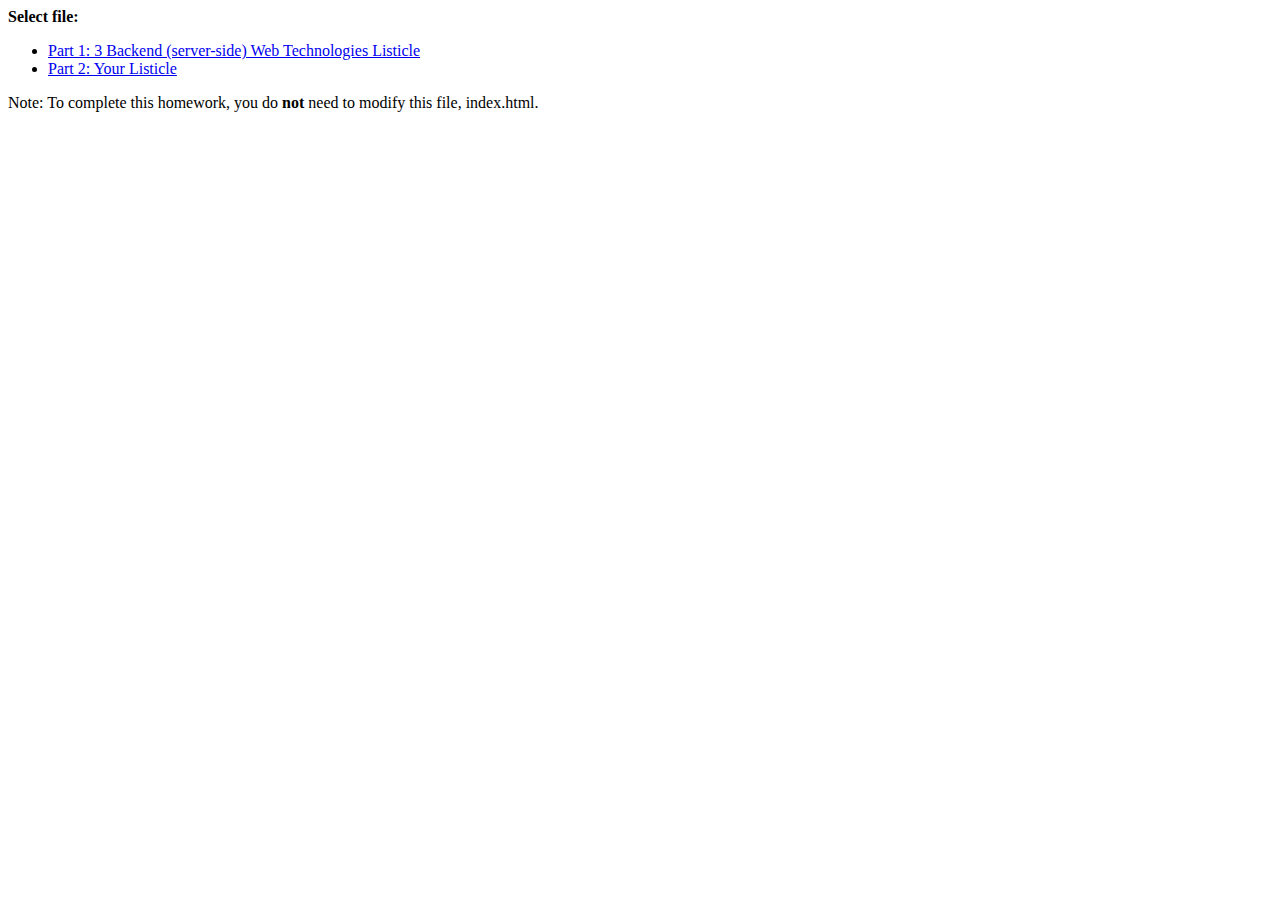
<file: index.html>
<!DOCTYPE html>
<html>
  <head>
    <meta charset="utf-8">
    <title>EPL344: Homework 3</title>
  </head>
  <body>
    <strong>Select file:</strong>
    <ul>
      <li><a href="listicle.html">Part 1: 3 Backend (server-side) Web Technologies Listicle</a></li>
      <li><a href="my-list.html">Part 2: Your Listicle</a></li>
    </ul>
    <p>
      Note: To complete this homework, you do <strong>not</strong> need to modify this file, index.html.
    </p>
  </body>
</html>
</file>
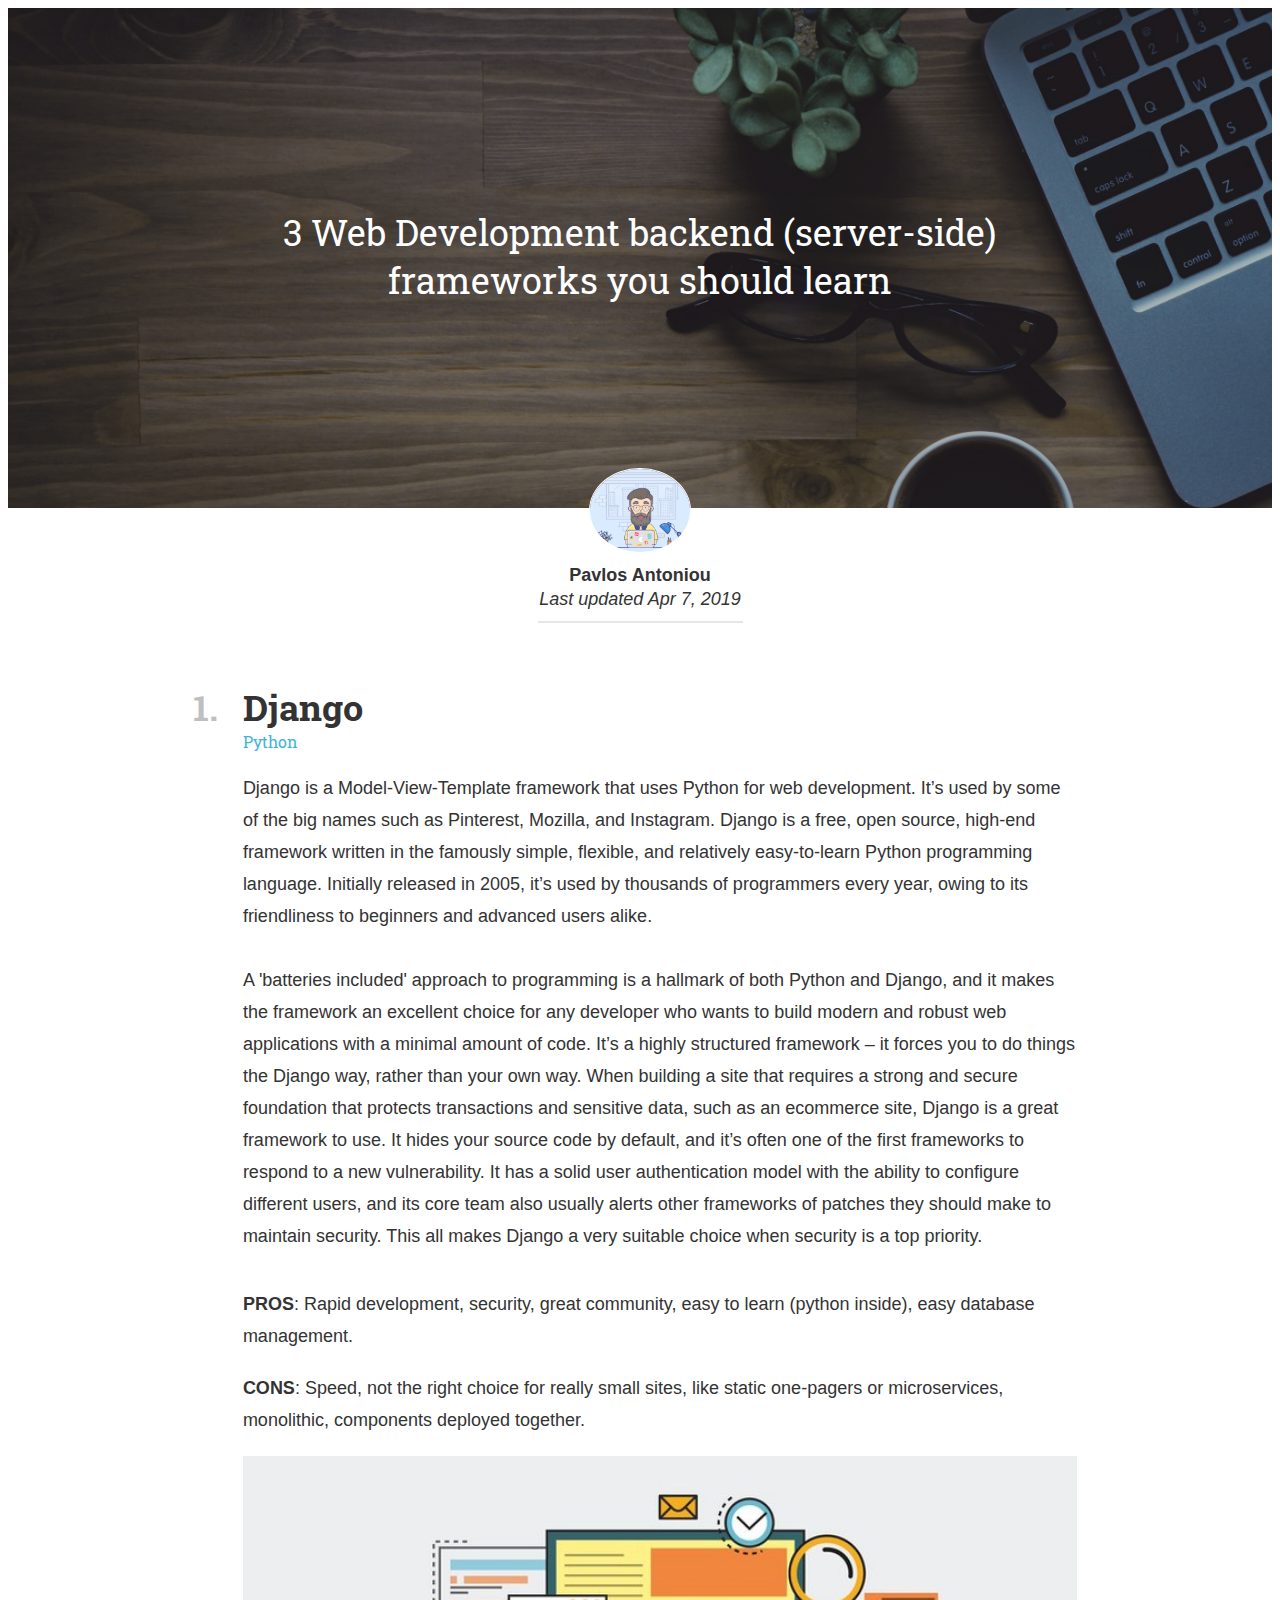
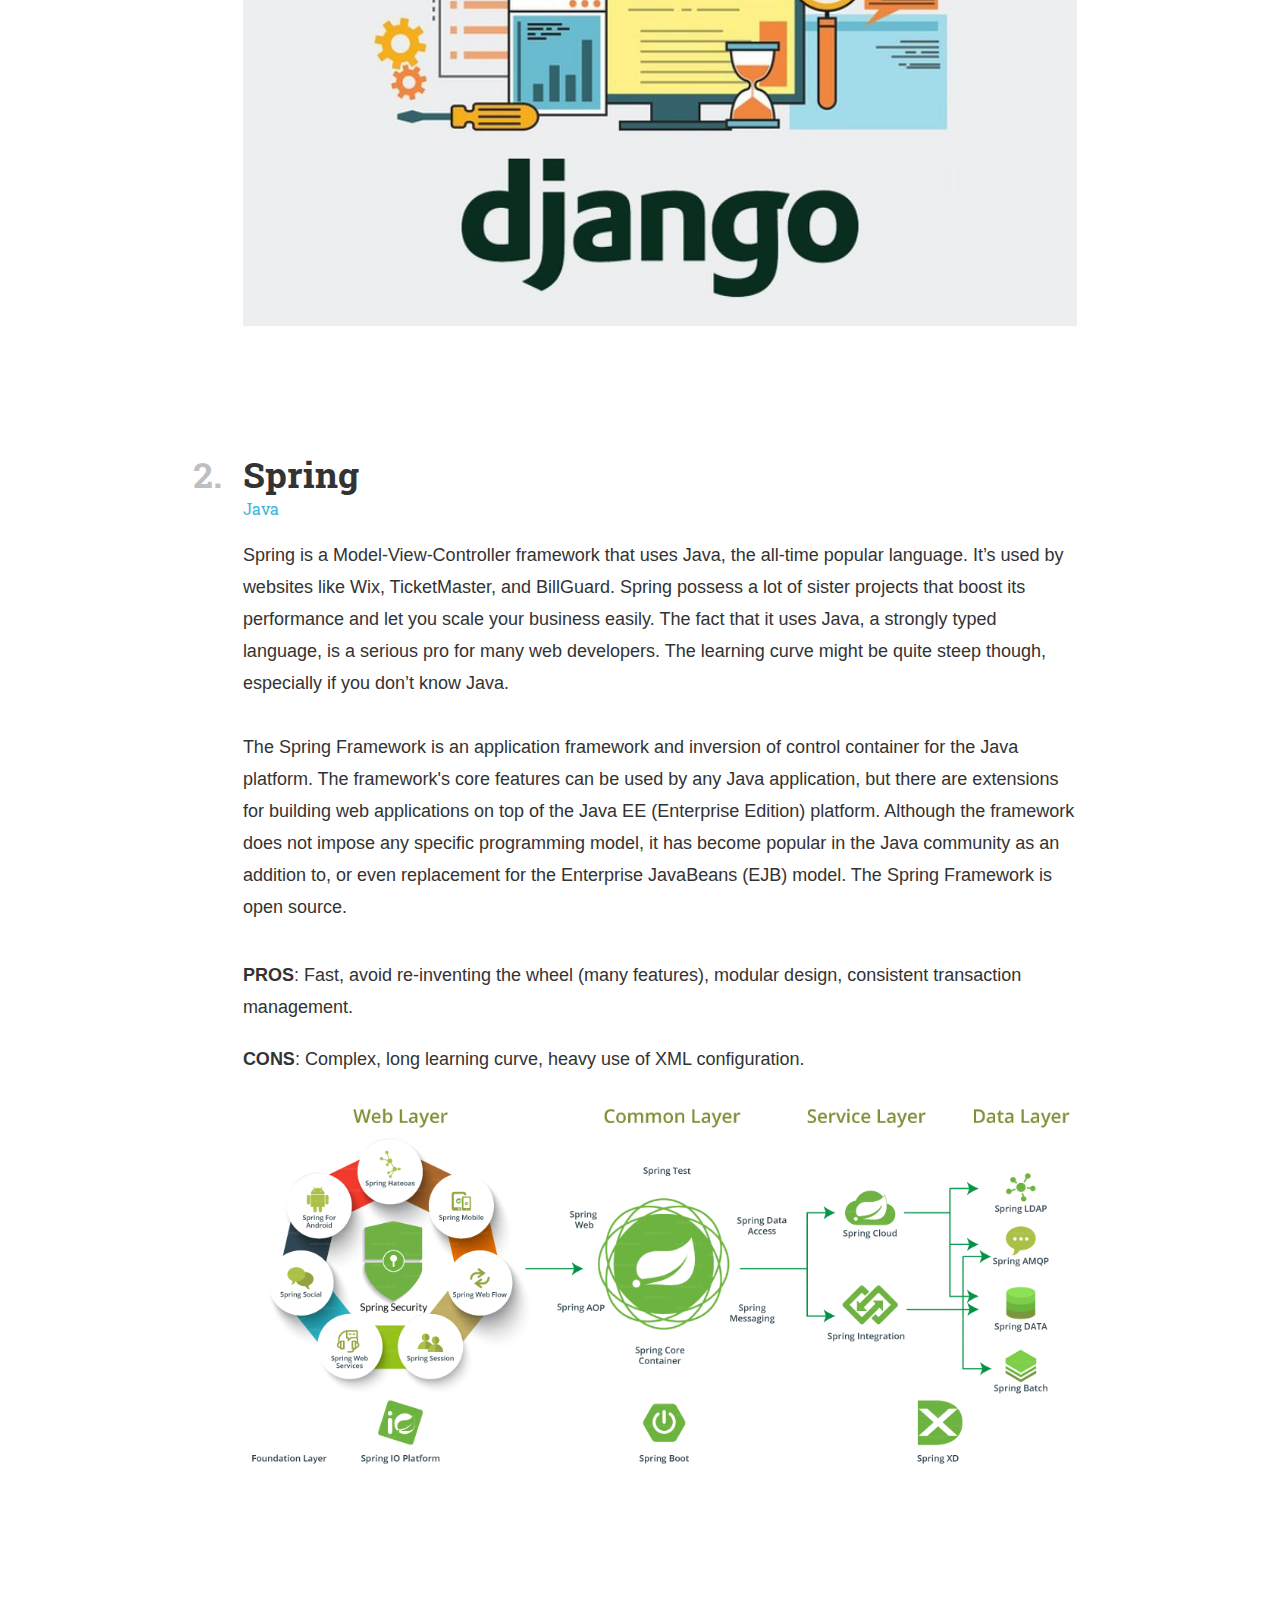
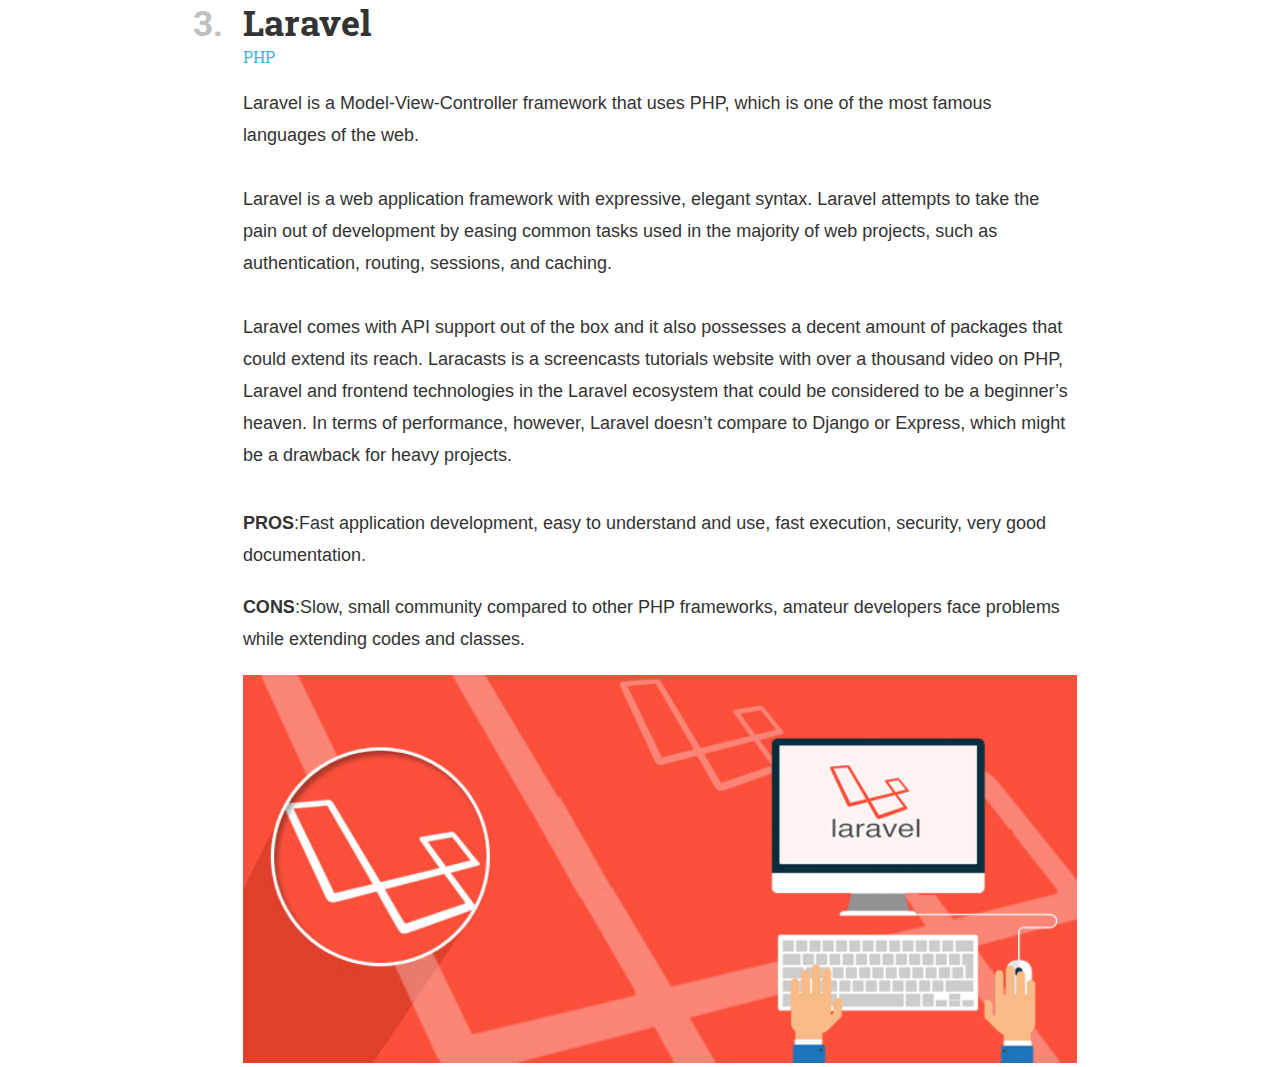
<file: listicle.html>
<!DOCTYPE html>
<html>
  <head>
    <meta charset="utf-8">
    <title>3 Web Development backend (server-side) frameworks you should learn</title>
    <link rel="icon" type="image/png" href="images/favicon-32x32.png" sizes="32x32" />
    <link rel="icon" type="image/png" href="images/favicon-16x16.png" sizes="16x16" />
    <link href="https://fonts.googleapis.com/css?family=Roboto+Slab" rel="stylesheet">
    <link rel="stylesheet" href="css/listicle-style.css"/>
    <meta name="viewport"content="width=device width, initial scale=1">
  </head>
  <body>
  	<header>
  		<div id="header-text">3 Web Development backend (server-side) frameworks you should learn</div>
  	</header>

	<img id="profile-pic" src="images/avatar.png">
	<div id="profile-name">Pavlos Antoniou</div> 
	<div id="profile-upd">Last updated Apr 7, 2019</div>


	<div class="list-number">1.</div>
	<div class=paragraph>	
		<div class="paragraph-title">Django</div>
		<a class="link" href="https://www.djangoproject.com/">Python</a>
		<div class="paragraph-text">
			Django is a Model-View-Template framework that uses Python for web development. It’s used by some of the big names such as Pinterest, Mozilla, and Instagram. Django is a free, open source, high-end framework written in the famously simple, flexible, and relatively easy-to-learn Python programming language. Initially released in 2005, it’s used by thousands of programmers every year, owing to its friendliness to beginners and advanced users alike.<br><br>A 'batteries included' approach to programming is a hallmark of both Python and Django, and it makes the framework an excellent choice for any developer who wants to build modern and robust web applications with a minimal amount of code. It’s a highly structured framework – it forces you to do things the Django way, rather than your own way. When building a site that requires a strong and secure foundation that protects transactions and sensitive data, such as an ecommerce site, Django is a great framework to use. It hides your source code by default, and it’s often one of the first frameworks to respond to a new vulnerability. It has a solid user authentication model with the ability to configure different users, and its core team also usually alerts other frameworks of patches they should make to maintain security. This all makes Django a very suitable choice when security is a top priority.
		</div>
		<br><br>
		<div class="paragraph-pros-cons"><span class="word">PROS</span>: Rapid development, security, great community, easy to learn (python inside), easy database management.</div>
		<div class="paragraph-pros-cons"><span class="word">CONS</span>: Speed, not the right choice for really small sites, like static one-pagers or microservices, monolithic, components deployed together.</div>
		<img class="image" src="images/django.jpg">
	</div>

	<div class="list-number">2.</div>
	<div class=paragraph>	
		<div class="paragraph-title">Spring</div>
		<a class="link" href="https://spring.io/">Java</a>
		<div class="paragraph-text">
			Spring is a Model-View-Controller framework that uses Java, the all-time popular language. It’s used by websites like Wix, TicketMaster, and BillGuard. Spring possess a lot of sister projects that boost its performance and let you scale your business easily. The fact that it uses Java, a strongly typed language, is a serious pro for many web developers. The learning curve might be quite steep though, especially if you don’t know Java.<br><br>The Spring Framework is an application framework and inversion of control container for the Java platform. The framework's core features can be used by any Java application, but there are extensions for building web applications on top of the Java EE (Enterprise Edition) platform. Although the framework does not impose any specific programming model, it has become popular in the Java community as an addition to, or even replacement for the Enterprise JavaBeans (EJB) model. The Spring Framework is open source.
		</div>
		<br><br>
		<div class="paragraph-pros-cons"><span class="word">PROS</span>: Fast, avoid re-inventing the wheel (many features), modular design, consistent transaction management.</div>
		<div class="paragraph-pros-cons"><span class="word">CONS</span>: Complex, long learning curve, heavy use of XML configuration.</div>
		<img class="image" src="images/spring.png">
	</div>

	<div class="list-number">3.</div>
	<div class=paragraph>	
		<div class="paragraph-title">Laravel</div>
		<a class="link" href="https://laravel.com/">PHP</a>
		<div class="paragraph-text">
			Laravel is a Model-View-Controller framework that uses PHP, which is one of the most famous languages of the web.<br><br>Laravel is a web application framework with expressive, elegant syntax. Laravel attempts to take the pain out of development by easing common tasks used in the majority of web projects, such as authentication, routing, sessions, and caching.<br><br>Laravel comes with API support out of the box and it also possesses a decent amount of packages that could extend its reach. Laracasts is a screencasts tutorials website with over a thousand video on PHP, Laravel and frontend technologies in the Laravel ecosystem that could be considered to be a beginner’s heaven. In terms of performance, however, Laravel doesn’t compare to Django or Express, which might be a drawback for heavy projects.
		</div>
		<br><br>
		<div class="paragraph-pros-cons"><span class="word">PROS</span>:Fast application development, easy to understand and use, fast execution, security, very good documentation.</div>
		<div class="paragraph-pros-cons"><span class="word">CONS</span>:Slow, small community compared to other PHP frameworks, amateur developers face problems while extending codes and classes.</div>
		<img class="final-image" src="images/laravel.png">
	</div>


  </body>
</html>
</file>
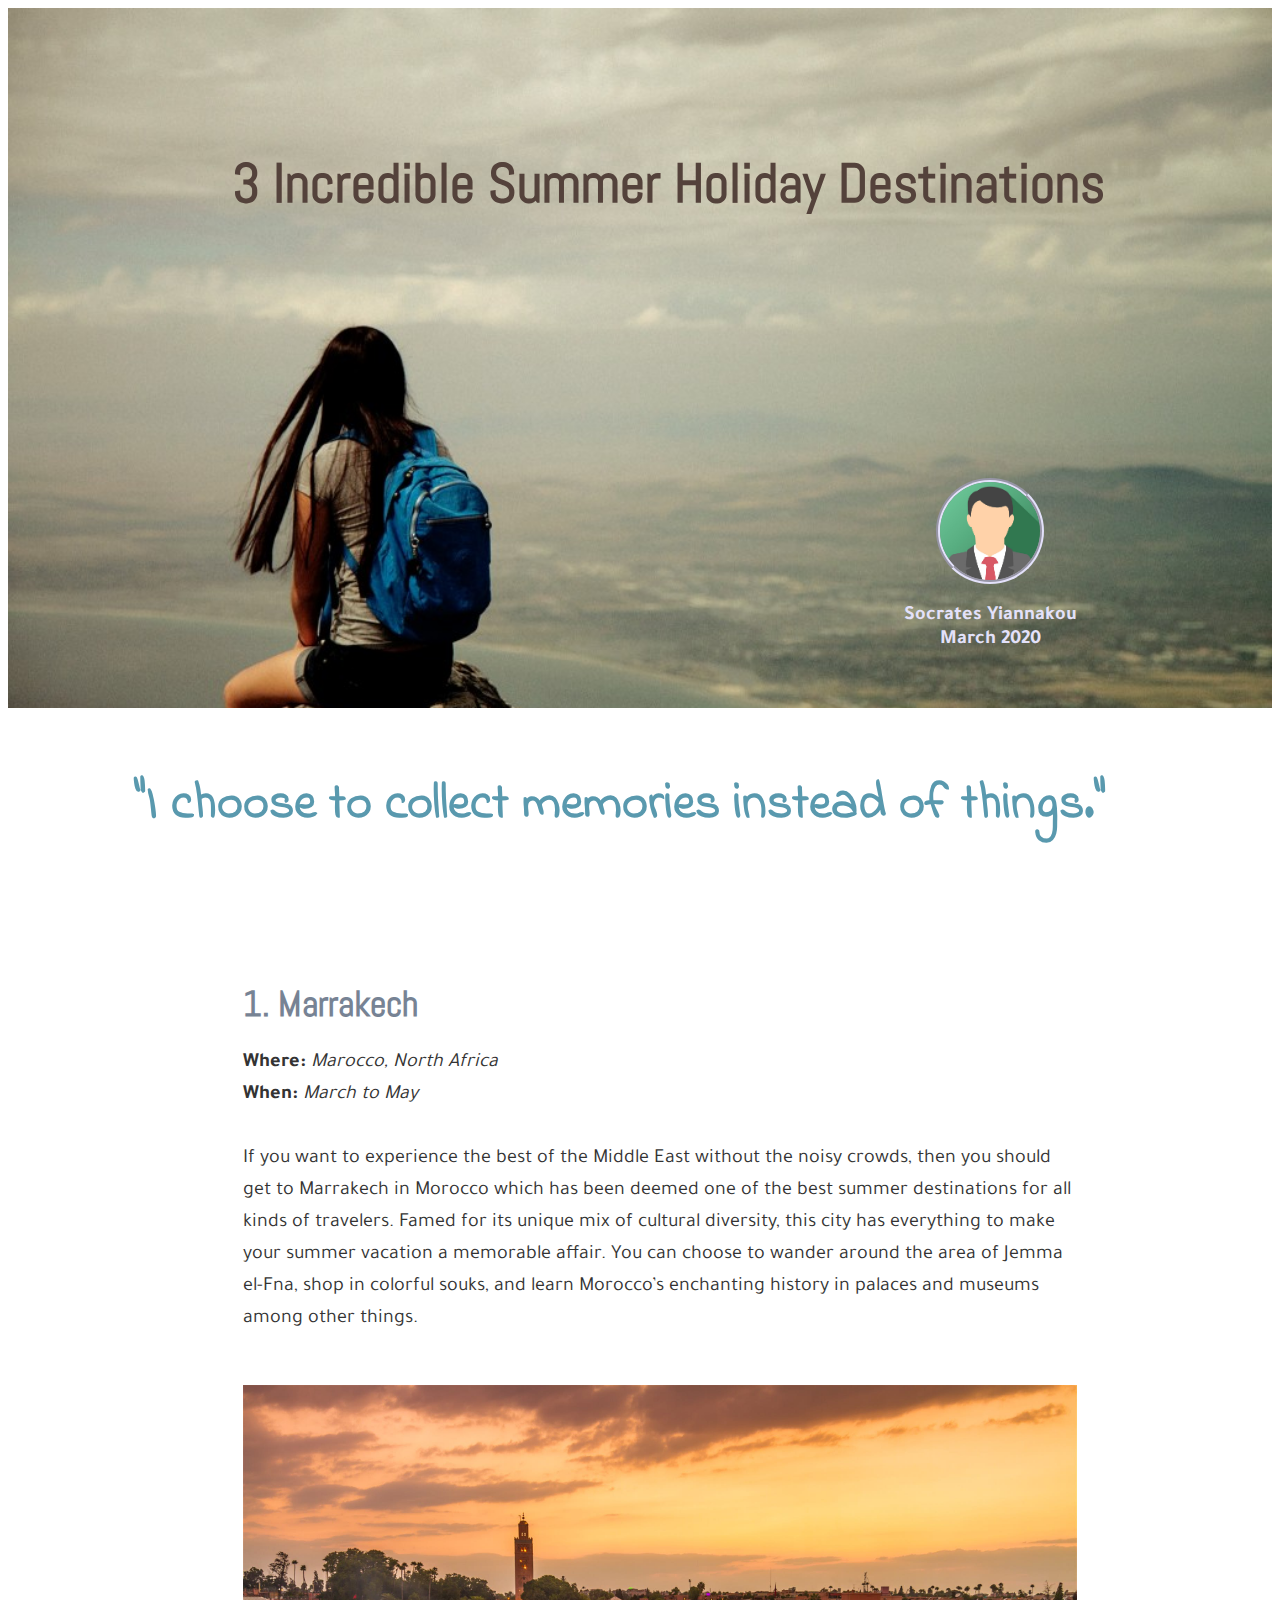
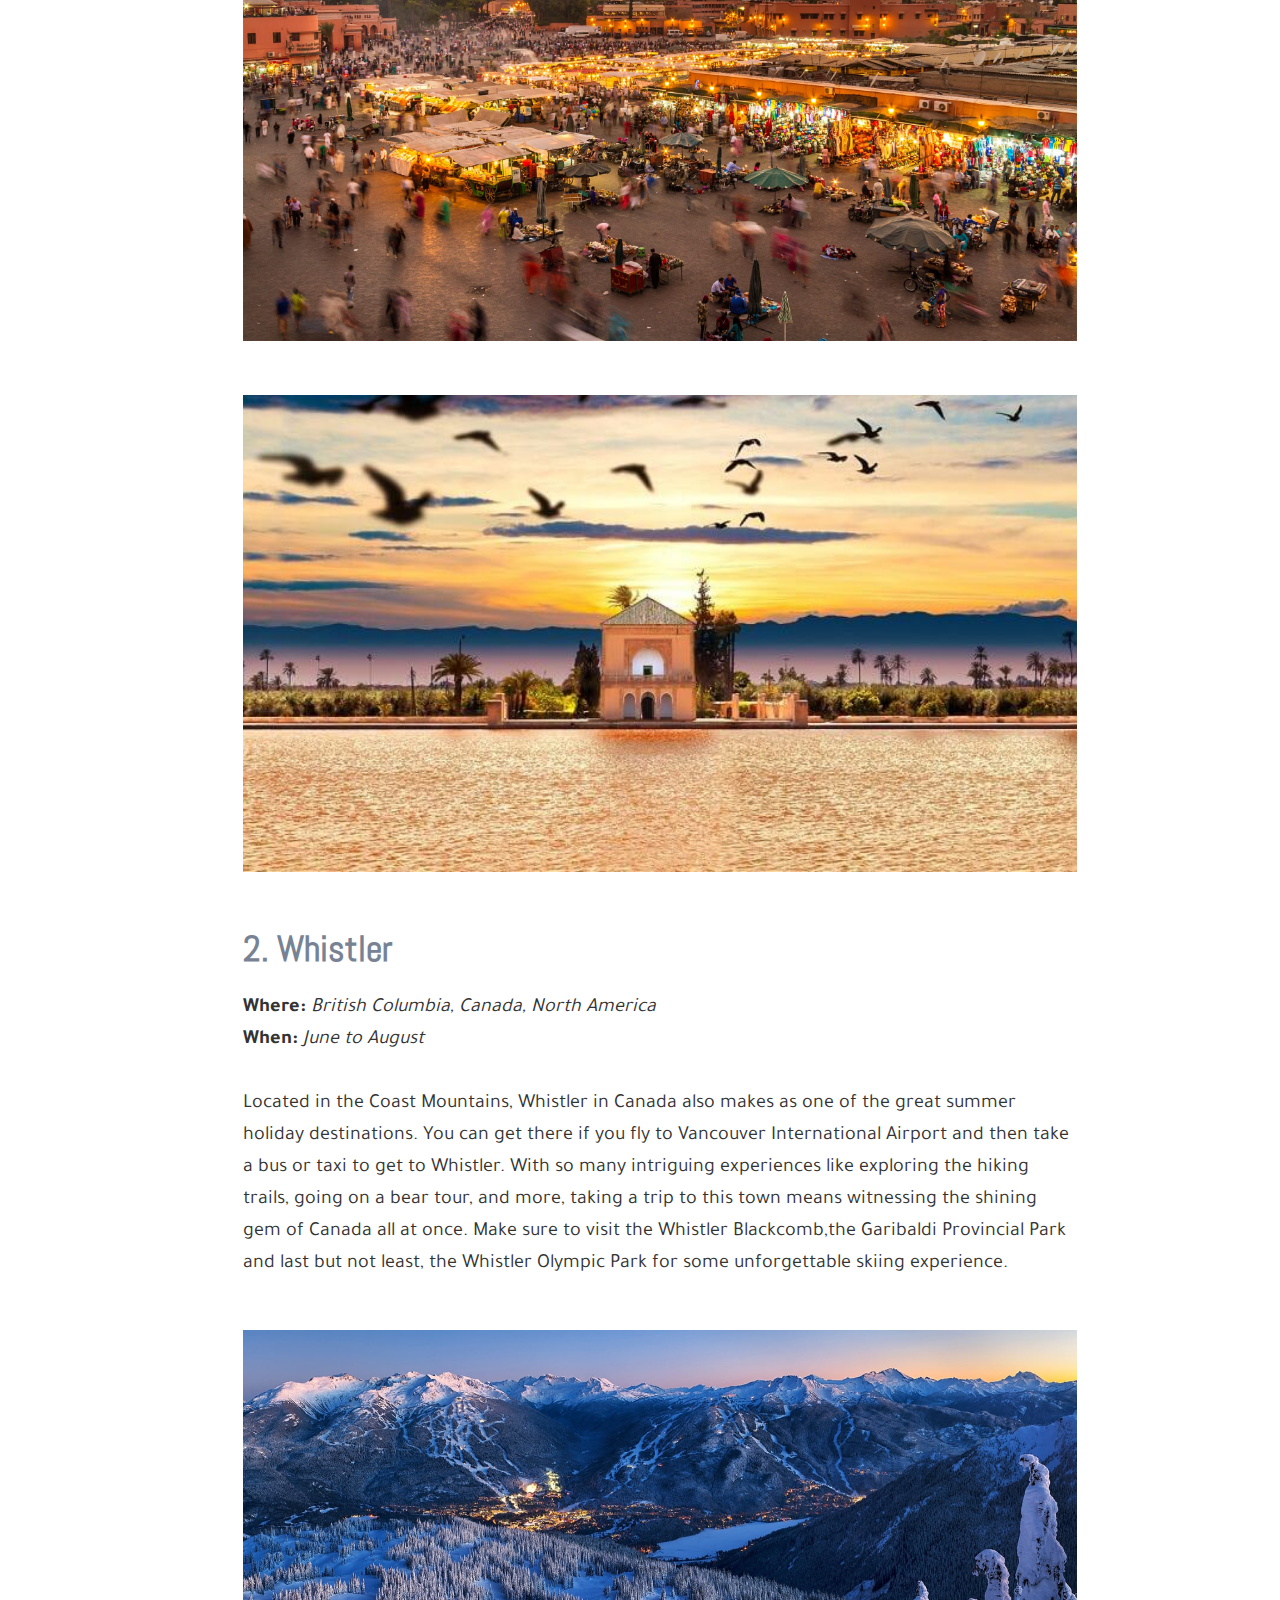
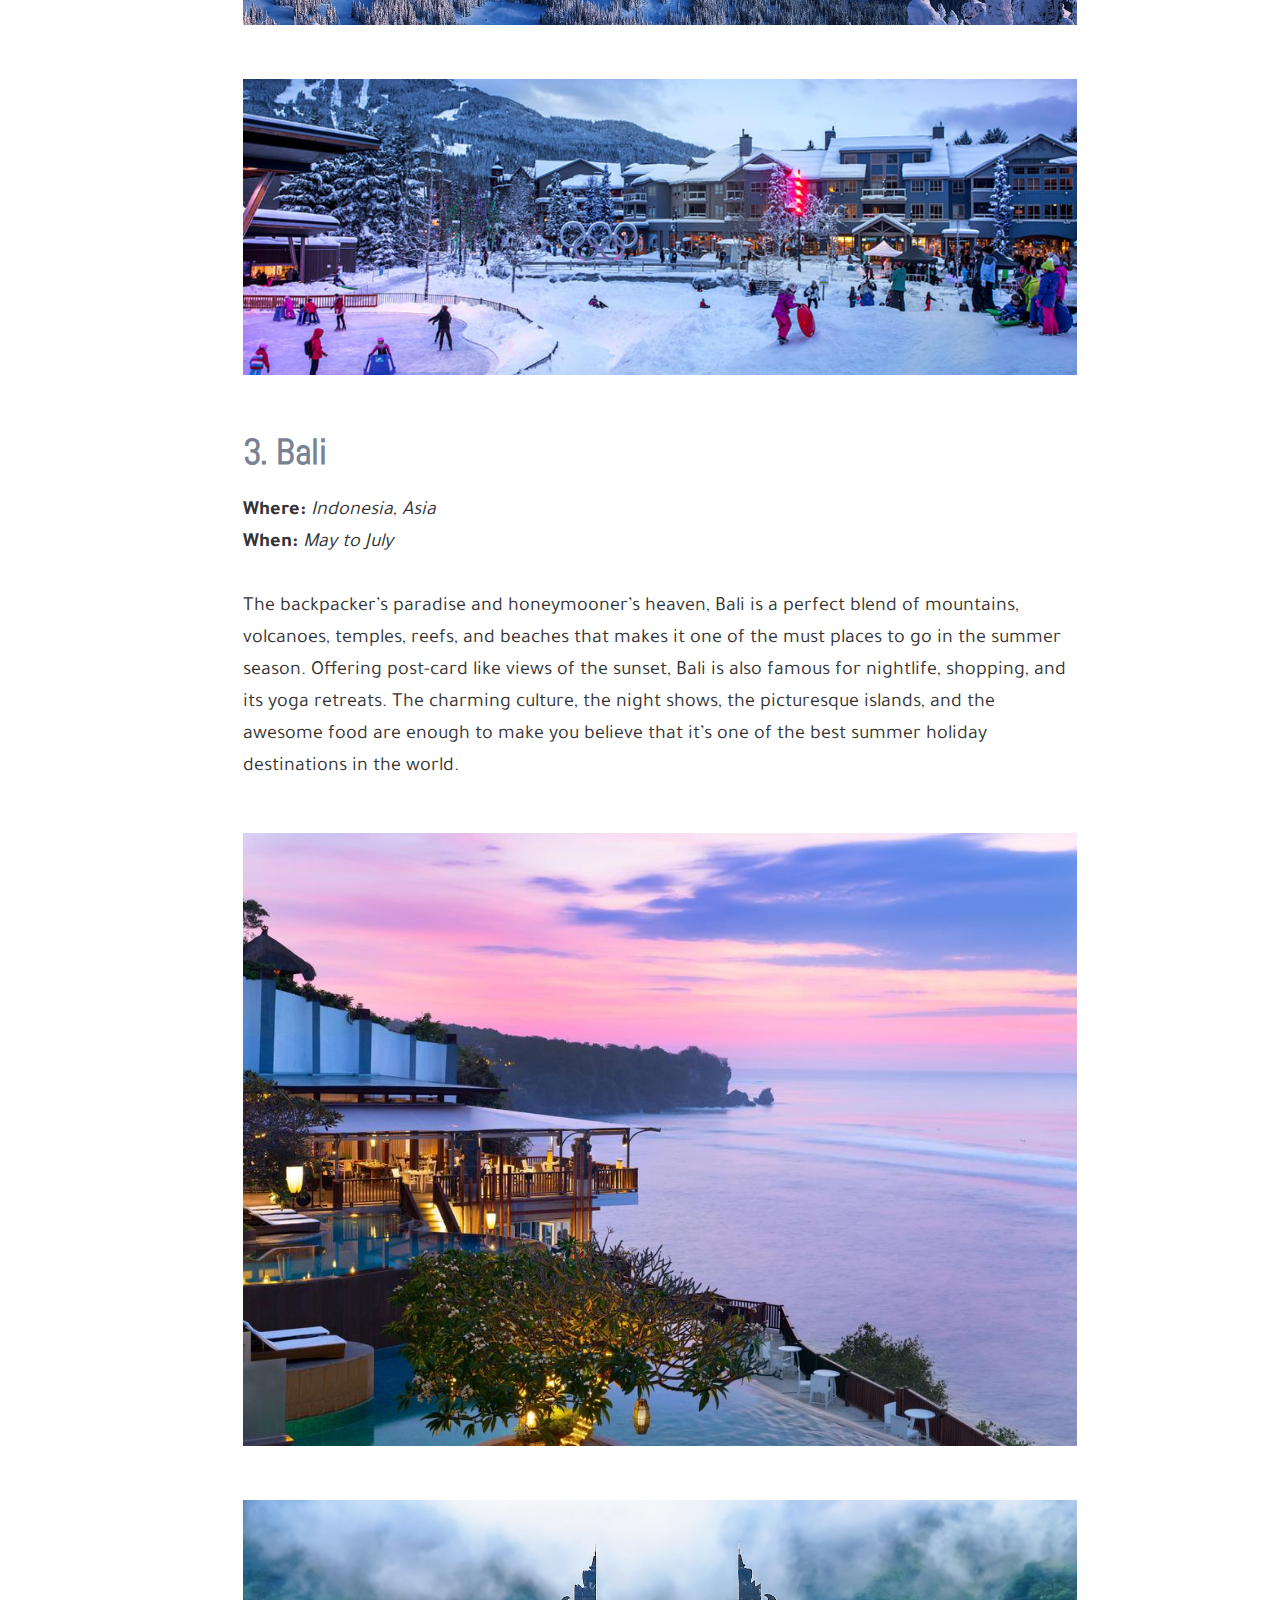
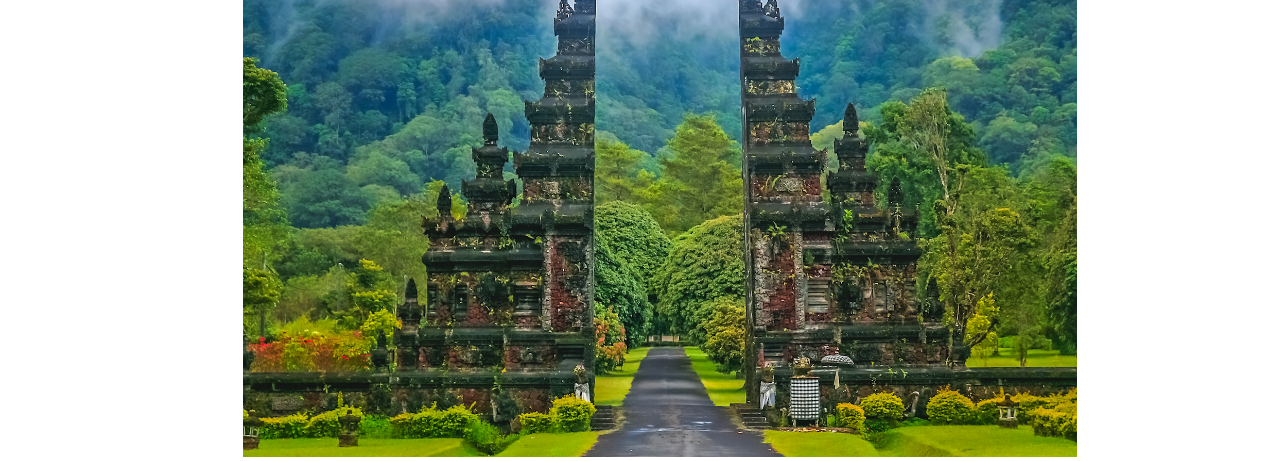
<file: my-list.html>
<!DOCTYPE html>
<html>
  <head>
    <meta charset="utf-8">
    <title>3 Incredible Holiday Destinations </title>
    <link rel="stylesheet" href="css/my-list-style.css"/>
    <link href="https://fonts.googleapis.com/css?family=Abel&display=swap" rel="stylesheet">
    <link href="https://fonts.googleapis.com/css?family=Tajawal&display=swap" rel="stylesheet">
    <link href="https://fonts.googleapis.com/css?family=Indie+Flower&display=swap" rel="stylesheet">
    <meta name="viewport"content="width=device width, initial scale=1">
  </head>
  <body>
  <div id="header-background">
  	<div id="title">3 Incredible Summer Holiday Destinations</div>
  	<img id="avatar-pic" src="images/avat.png">
  	<div id="avatar-details">Socrates Yiannakou<br>March 2020</div> 
  </div>

	 <div id="quote">"I choose to collect memories instead of things."</div>

  <div class="list-item">
  	<div class="item-title">1. Marrakech </div>
  	<div class="item-text">
  	<span class="bold">Where:</span> <span class="italic">Marocco, North Africa</span> <br> 
  	<span class="bold">When: </span><span class="italic">March to May</span><br><br>
  	If you want to experience the best of the Middle East without the noisy crowds, then you should get to Marrakech in Morocco which has been deemed one of the best summer destinations for all kinds of travelers. Famed for its unique mix of cultural diversity, this city has everything to make your summer vacation a memorable affair. You can choose to wander around the area of Jemma el-Fna, shop in colorful souks, and learn Morocco’s enchanting history in palaces and museums among other things.</div>
  	<img class="item-picture" src="images/marrakesh1.jpg">
  	<img class="item-picture" src="images/marrakesh2.jpg">
  </div>

  <div class="list-item">
  	<div class="item-title">2. Whistler </div>
  	<div class="item-text">
  	<span class="bold">Where:</span> <span class="italic">British Columbia, Canada, North America</span> <br> 
  	<span class="bold">When: </span><span class="italic">June to August</span><br><br>
  	Located in the Coast Mountains, Whistler in Canada also makes as one of the great summer holiday destinations. You can get there if you fly to Vancouver International Airport and then take a bus or taxi to get to Whistler. With so many intriguing experiences like exploring the hiking trails, going on a bear tour, and more, taking a trip to this town means witnessing the shining gem of Canada all at once. Make sure to visit the Whistler Blackcomb,the Garibaldi Provincial Park and last but not least, the Whistler Olympic Park for some unforgettable skiing experience. </div>
  	<img class="item-picture" src="images/whistler1.jpg">
  	<img class="item-picture" src="images/whistler2.jpg">
  </div>

  <div class="list-item">
  	<div class="item-title">3. Bali </div>
  	<div class="item-text">
  	<span class="bold">Where:</span> <span class="italic">Indonesia, Asia</span> <br> 
  	<span class="bold">When: </span><span class="italic">May to July</span><br><br>
  	The backpacker’s paradise and honeymooner’s heaven, Bali is a perfect blend of mountains, volcanoes, temples, reefs, and beaches that makes it one of the must places to go in the summer season. Offering post-card like views of the sunset, Bali is also famous for nightlife, shopping, and its yoga retreats. The charming culture, the night shows, the picturesque islands, and the awesome food are enough to make you believe that it’s one of the best summer holiday destinations in the world.</div>
  	<img class="item-picture" src="images/bali1.jpg">
  	<img class="item-picture" src="images/bali2.jpg">
  </div>



  </body>
</html>
</file>
<file: css/listicle-style.css>
header{
	height:500px;
	background-image: linear-gradient(rgba(0, 0, 0, .3),rgba(0, 0, 0, .3)), url(../images/header.jpg);
	background-repeat: no-repeat;
	background-size:cover;
	background-attachment:fixed;
	background-position:top;
	position:relative;
	z-index:0;
}


#header-text {
	max-width:780px;
	position: relative;
	margin-left:auto;
	margin-right:auto;
	top:40%;
	font-size:36px;
	font-family:'Roboto Slab',serif;
	color:white;
	font-weight:normal;
	text-align: center;
}


#profile-name{
	margin-top:-30px;
	text-align:center;
	font-weight:bold;
	line-height:24px;
	font-family:'Source Sans Pro',sans-serif;
	font-size:18px;
	color:rgb(51, 51, 51);
	
}

#profile-upd{
	position:relative;
	margin-left:auto;
	margin-right:auto;
	width:205px;
	text-align:center;
	line-height:24px;
	font-style:italic;
	padding-bottom:10px;
	border-bottom: 2px solid #e6e6e6;
	font-family:'Source Sans Pro',sans-serif;
	font-size:18px;
	color:rgb(51, 51, 51);
	
}

#profile-pic{
	position:relative;
	width:100px;
 	top:-40px;
    z-index:1;
    display:block;
	margin-right:auto;
	margin-left:auto;
	border:1px solid white;
	border-radius:100%;
	
}

.paragraph{	
	position:relative;
	margin-right:auto; 
	margin-left:auto;
	width:66%;
	top:60px;
	padding-left:40px;
	
	
}

.list-number{
	color:rgba(0, 0, 0, 0.25);
	float:left;
	font-size:36px;
	font-family:'Roboto Slab',serif;
	font-weight:bold;
	margin-right:auto; 
	margin-left:auto;
	position:relative;
	top:60px;
	left:185px;
}

.paragraph-title{
	color:rgb(51, 51, 51);
	font-size:36px;
	font-family:'Roboto Slab',serif;
	font-weight:bold;
	position:relative;
	margin-right:auto; 
	margin-left:auto;
}

.link{
	display:block;

	font-family:'Roboto Slab',serif;
	font-size:16px;
	color:#42b4d6;
	font-weight:normal;
	text-decoration:none;
}

.link:hover{
	text-decoration:underline;
}

.paragraph-text{
	padding-top:20px;
	position:relative;
	font-family:'Source Sans Pro',sans-serif;
	font-size:18px;
	line-height:32px;
	color:rgb(51, 51, 51);
}

.paragraph-pros-cons{
	position:relative;
	padding-bottom:20px;
	font-family:'Source Sans Pro',sans-serif;
	font-size:18px;
	line-height:32px;
	color:rgb(51, 51, 51);
}

.word{
	font-weight:bold;
}

.image{
	width:100%;
	padding-bottom:120px;
}

.final-image{
	width:100%;
}
</file>
<file: css/my-list-style.css>
#header-background{
	height:700px;
	background-image:url(../images/bg.jpg);
	background-size:cover;		
	background-repeat:no-repeat;
	background-position:top;
	position:relative;
}

#title{
	max-width:880px;
	font-size:55px;
	font-family: 'Abel', sans-serif;
	color:#54423B;
	top:20%;
	left:2.5%;
	font-weight:bolder;
	position: relative;
	margin-left:auto;
	margin-right:auto;
}

#avatar-pic {
	position:relative;
	width:100px;
 	top:400px;
 	left:350px;
    display:block;
	margin-right:auto;
	margin-left:auto;
	border:4px groove #E3E1FA;
	border-radius:100%;
}

#avatar-details{
	margin-top:420px;
	margin-left:700px;
	text-align:center;
	font-weight:bold;
	line-height:24px;
	font-family: 'Tajawal', sans-serif;
	font-size:20px;
	color:#E3E1FA;
}

#quote{
	position:relative;
	margin-right:auto; 
	margin-left:auto;
	width:80%;
	top:60px;
	font-weight:bold;
	font-size:50px;
	font-family: 'Indie Flower', cursive;
	color:#5999AE;
	animation-name: change-color;
  	animation-duration:5s;
  	animation-iteration-count:infinite;
}

.list-item{
	position:relative;
	margin-right:auto; 
	margin-left:auto;
	width:66%;
	top:150px;
	padding-left:40px;
}

.item-title{
	color:#778394;
	font-size:36px;
	font-family: 'Abel', sans-serif;
	font-weight:bold;
	position:relative;
	margin-right:auto; 
	margin-left:auto;
	padding-top:50px;
}

.item-text{
	padding-top:20px;
	position:relative;
	font-family: 'Tajawal', sans-serif;
	font-size:20px;
	line-height:32px;
	color:rgb(51, 51, 51);
}

.bold{
	font-weight:bold;
}

.italic{
	font-style:italic;
}

.item-picture{
	width:100%;
	padding-top:50px;
}

@keyframes change-color {
  0%   {color:#FCA94F}
  25%  {color:#5E4A71}
  50%  {color:#68966B}
  75%  {color:#2570CB}
  100% {color:#EC8792}
}
</file>
